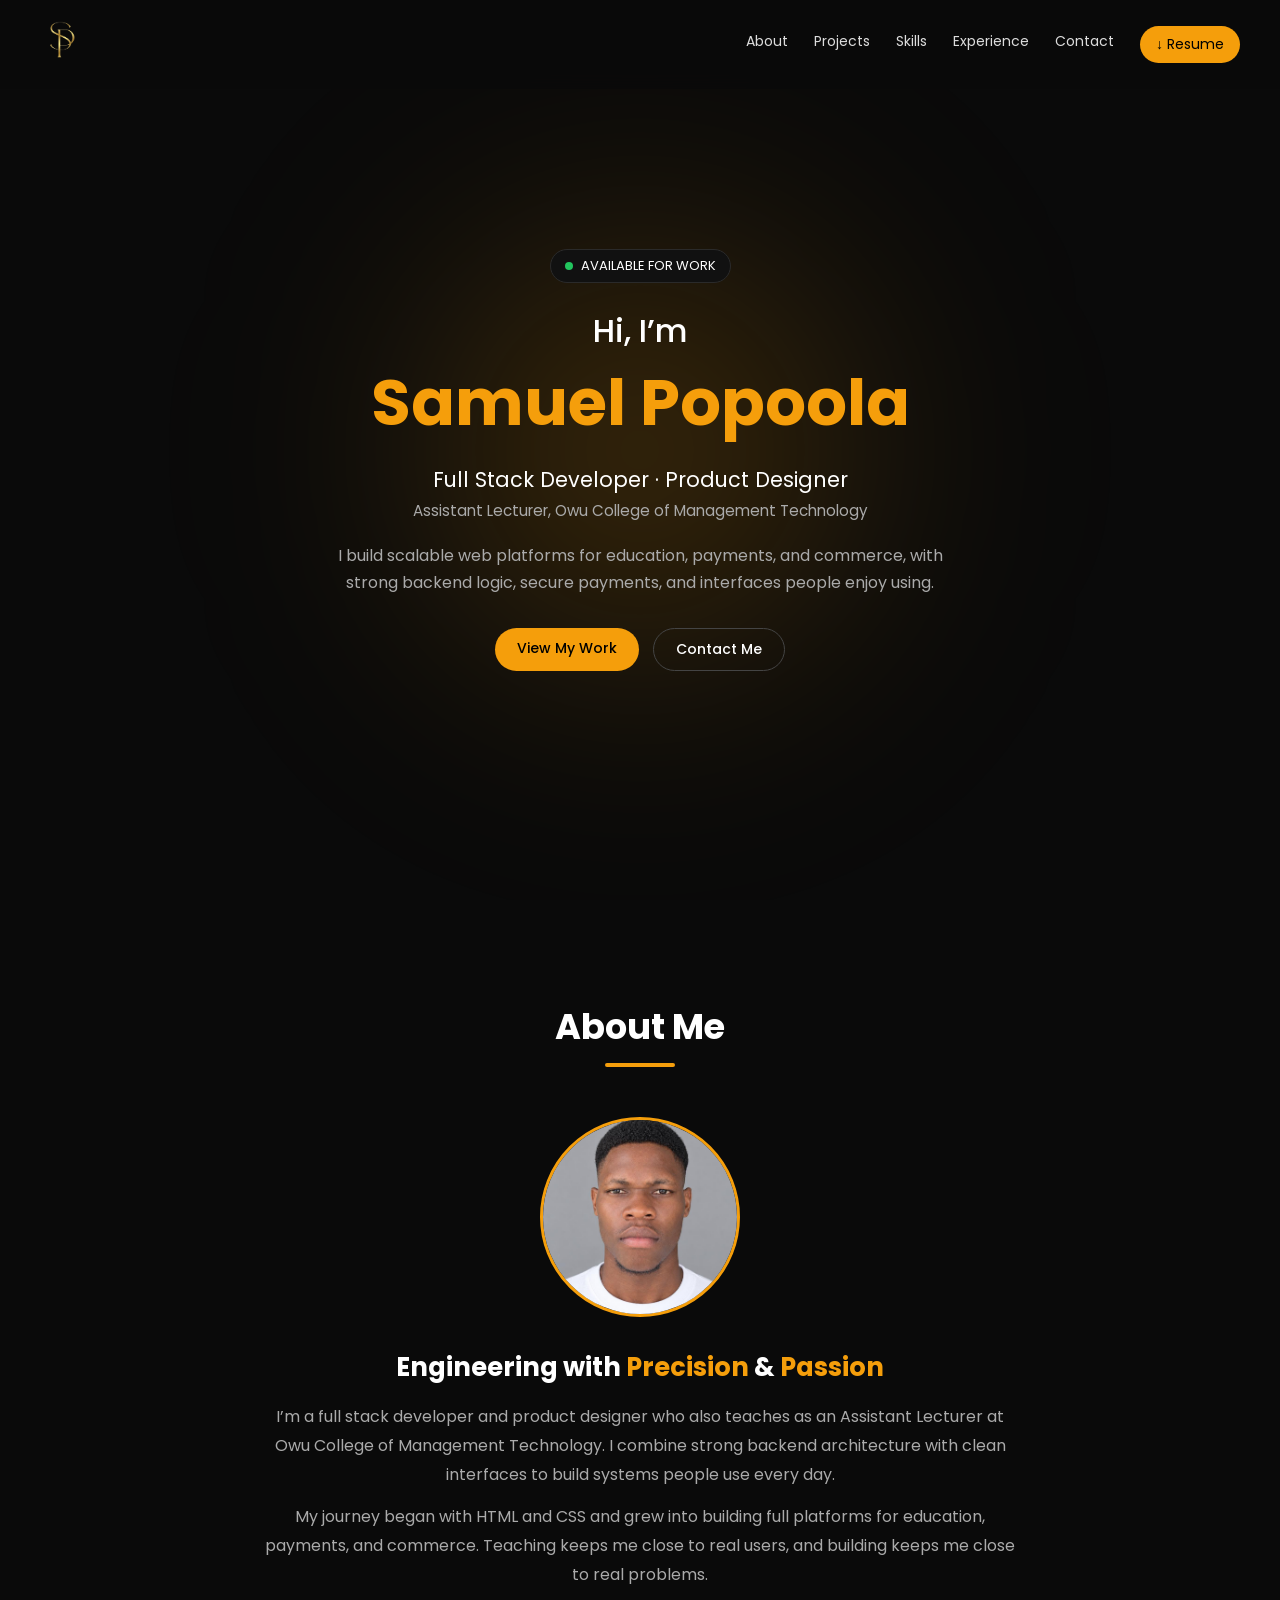
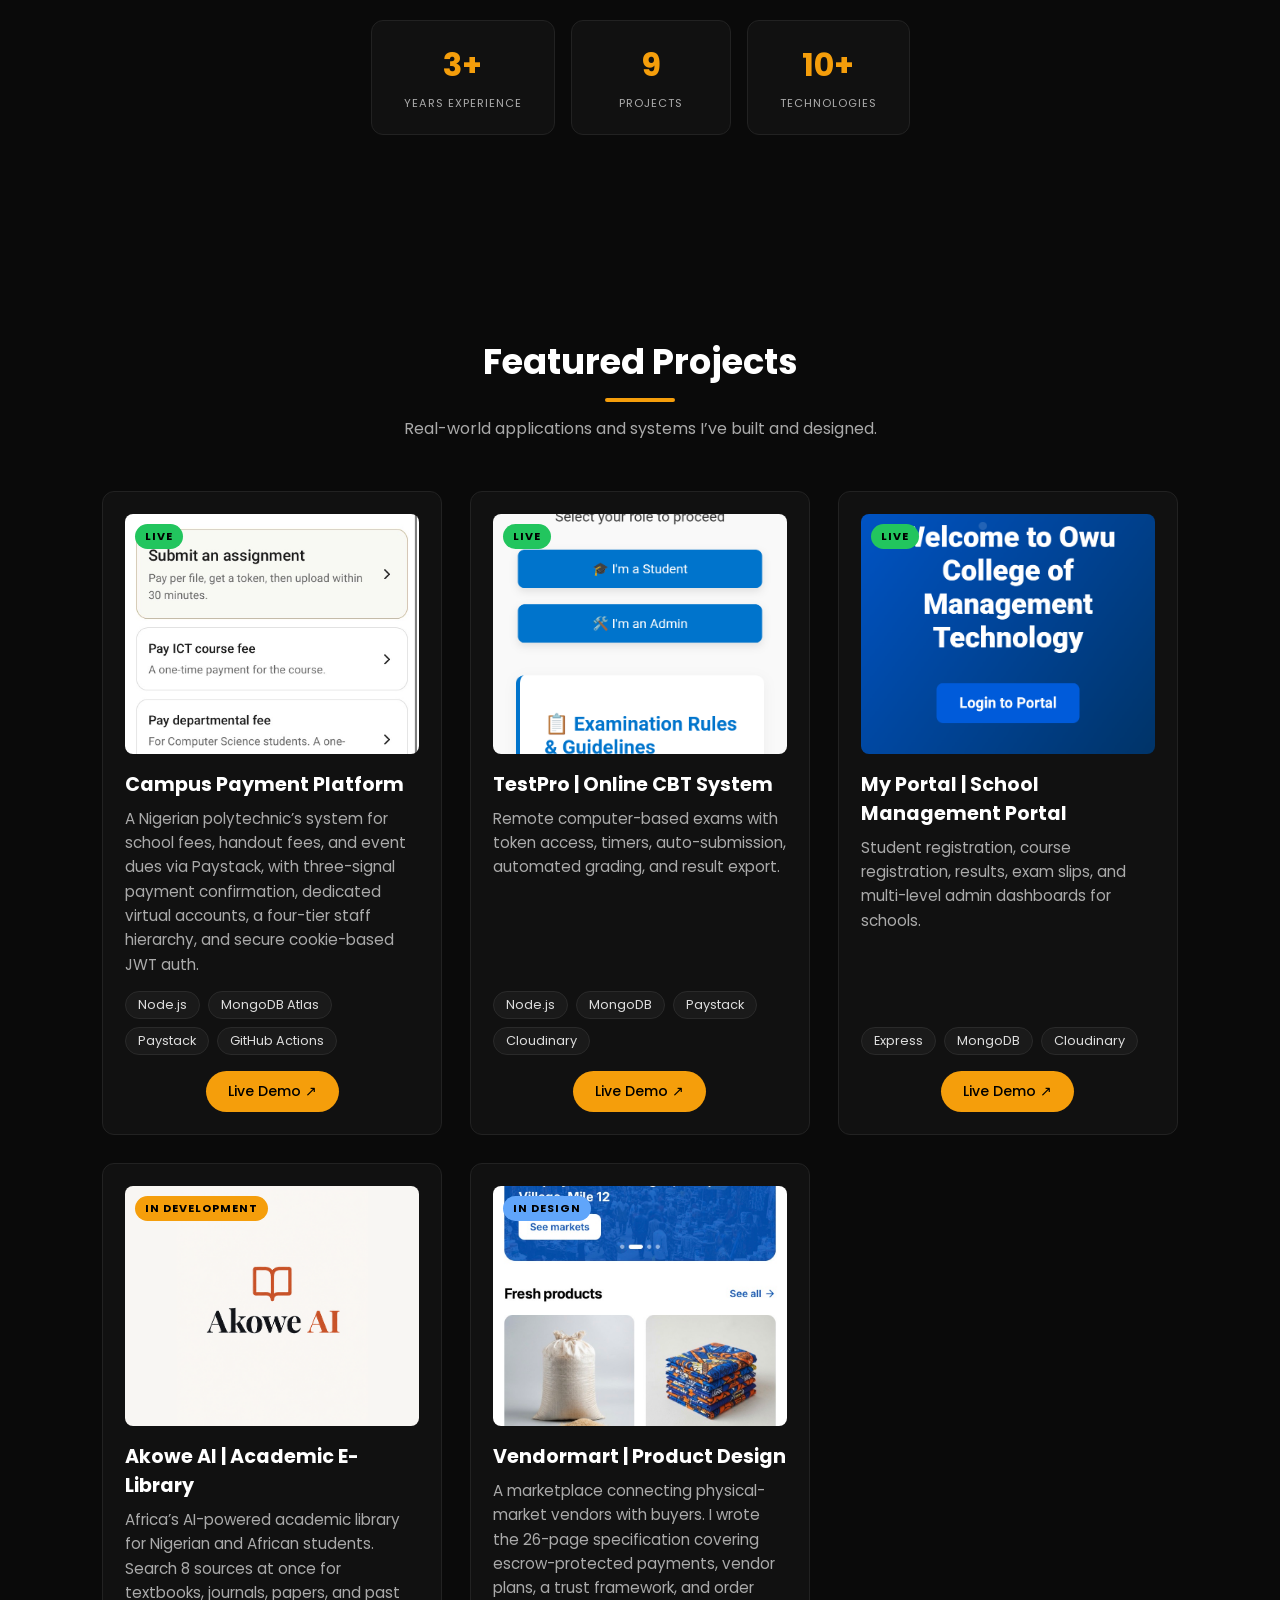
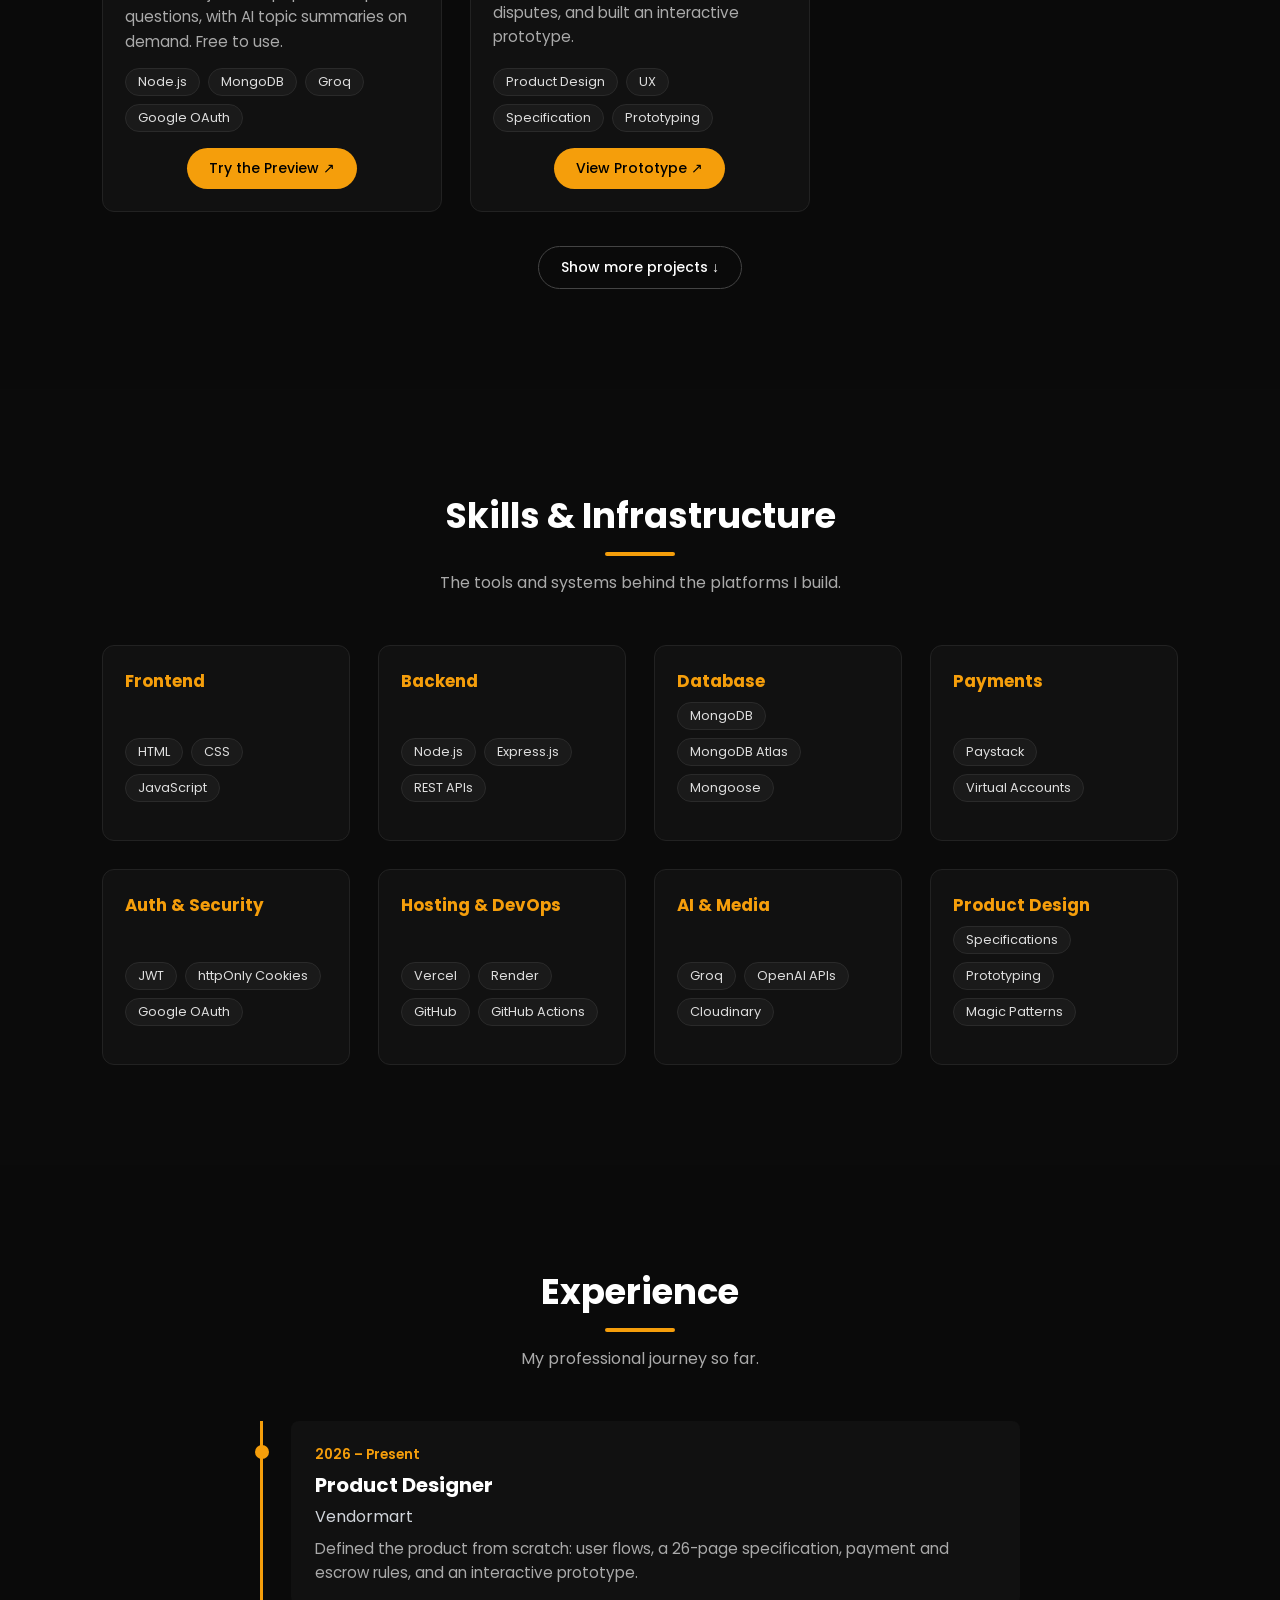
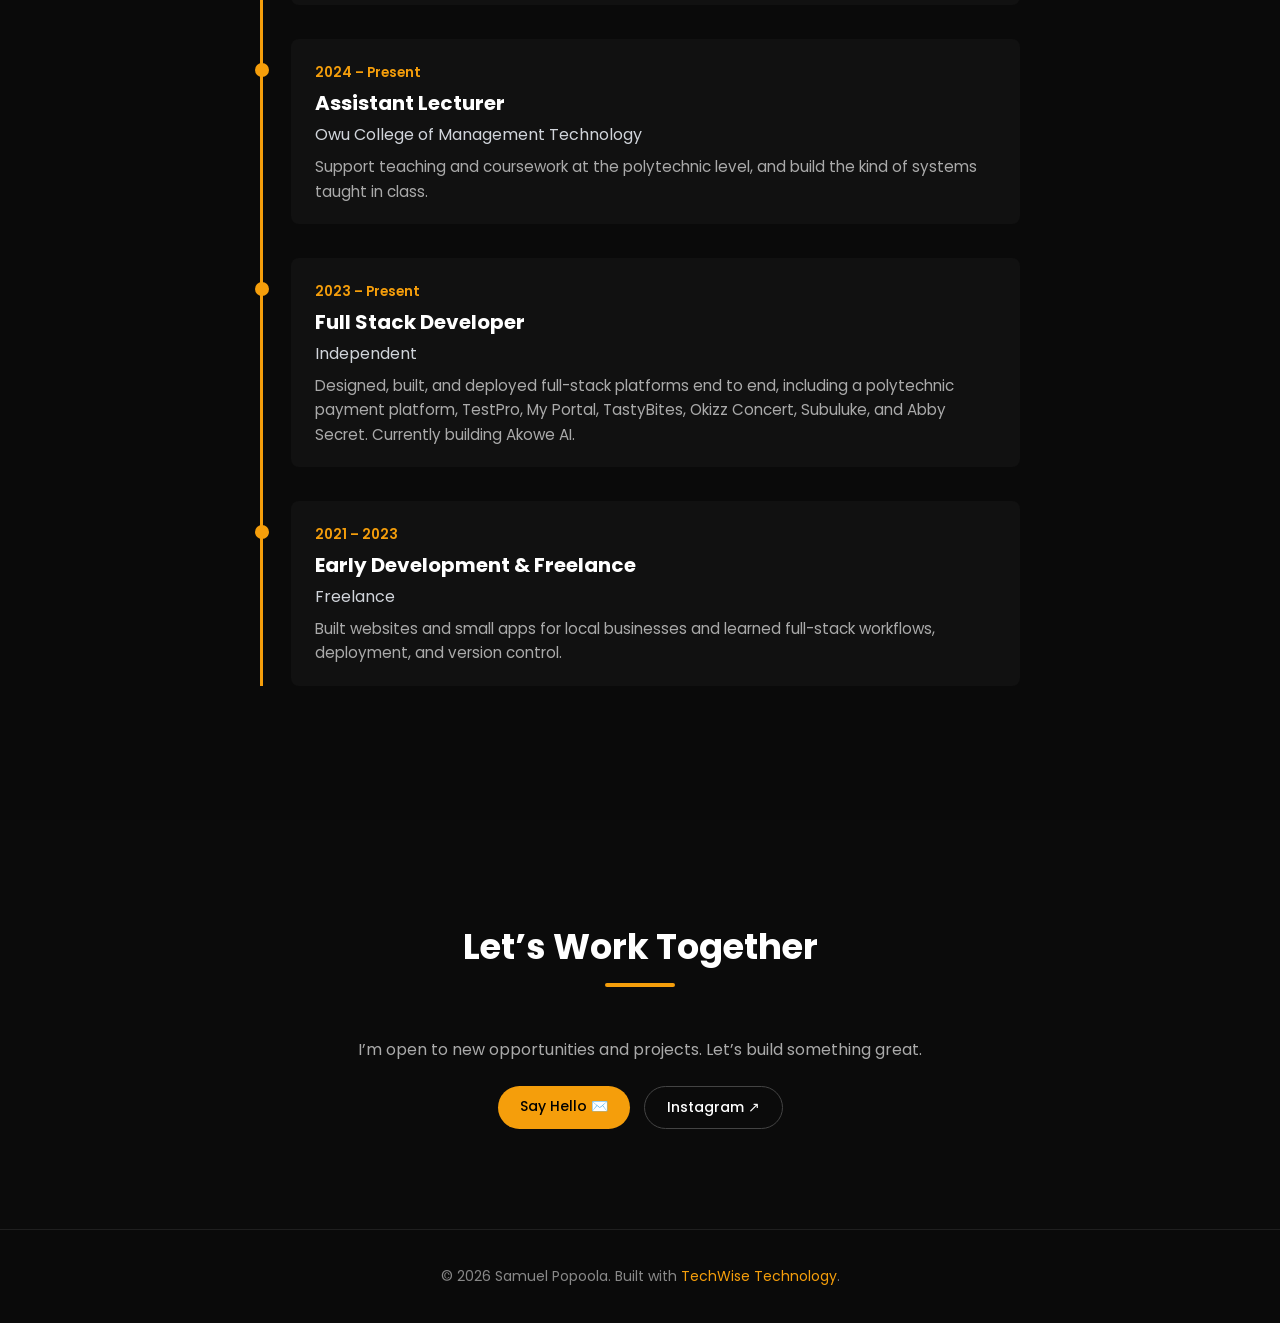
<file: index.html>
<!DOCTYPE html>
<html lang="en">
<head>
<meta charset="UTF-8">
<meta name="viewport" content="width=device-width,initial-scale=1">
<title>Samuel Popoola | Full Stack Developer &amp; Product Designer</title>
<meta name="description" content="Samuel Popoola is a full stack developer, product designer and assistant lecturer in Nigeria, building web platforms for education, payments and commerce.">
<meta name="author" content="Samuel Popoola">
<meta name="robots" content="index, follow">
<meta name="redsight-verify" content="rs_b36e7263-e7f">
<link rel="canonical" href="https://samuelpopoola.com.ng/">
<link rel="sitemap" type="application/xml" href="/sitemap.xml">
<meta property="og:type" content="website">
<meta property="og:url" content="https://samuelpopoola.com.ng/">
<meta property="og:title" content="Samuel Popoola | Full Stack Developer &amp; Product Designer">
<meta property="og:description" content="Web platforms for education, payments and commerce.">
<meta property="og:image" content="https://samuelpopoola.com.ng/images/sp.jpg">
<meta name="twitter:card" content="summary_large_image">
<link rel="icon" href="/images/sp.jpg">
<link href="https://fonts.googleapis.com/css2?family=Poppins:wght@300;400;500;600;700&display=swap" rel="stylesheet">
<link rel="stylesheet" href="css/style.css">
<script>document.documentElement.className="js"</script>
<script type="application/ld+json">{"@context":"https://schema.org","@type":"Person","name":"Samuel Popoola","url":"https://samuelpopoola.com.ng/","image":"https://samuelpopoola.com.ng/images/samuel.jpg","jobTitle":"Full Stack Developer and Assistant Lecturer","worksFor":{"@type":"Organization","name":"Owu College of Management Technology"},"sameAs":["https://github.com/Popoeson","https://instagram.com/popeson_01"]}</script>
</head>
<body id="top">

<header>
<a href="#top" class="logo"><img src="images/sp2.jpg" alt="Samuel Popoola logo"></a>
<nav id="nav">
<a href="#about">About</a>
<a href="#projects">Projects</a>
<a href="#skills">Skills</a>
<a href="#experience">Experience</a>
<a href="#contact">Contact</a>
<a href="resume.html" class="rbtn">↓ Resume</a>
</nav>
<button class="menu" id="menu" aria-label="Menu">☰</button>
</header>

<section id="hero">
<div class="hero-in">
<div class="avail"><i></i> AVAILABLE FOR WORK</div>
<h1>Hi, I’m <b>Samuel Popoola</b></h1>
<p class="roles">Full Stack Developer · Product Designer<small>Assistant Lecturer, Owu College of Management Technology</small></p>
<p class="lead">I build scalable web platforms for education, payments, and commerce, with strong backend logic, secure payments, and interfaces people enjoy using.</p>
<div class="row">
<a href="#projects" class="btn pri">View My Work</a>
<a href="mailto:contact@samuelpopoola.com.ng" class="btn sec">Contact Me</a>
</div>
</div>
</section>

<section id="about">
<div class="head reveal"><h2>About Me</h2></div>
<div class="about reveal">
<img src="images/samuel.jpg" alt="Samuel Popoola">
<h3>Engineering with <span>Precision</span> &amp; <span>Passion</span></h3>
<p>I’m a full stack developer and product designer who also teaches as an Assistant Lecturer at Owu College of Management Technology. I combine strong backend architecture with clean interfaces to build systems people use every day.</p>
<p>My journey began with HTML and CSS and grew into building full platforms for education, payments, and commerce. Teaching keeps me close to real users, and building keeps me close to real problems.</p>
<div class="stats">
<div><b>3+</b><small>YEARS EXPERIENCE</small></div>
<div><b>9</b><small>PROJECTS</small></div>
<div><b>10+</b><small>TECHNOLOGIES</small></div>
</div>
</div>
</section>

<section id="projects">
<div class="head reveal"><h2>Featured Projects</h2><p>Real-world applications and systems I’ve built and designed.</p></div>
<div class="grid" id="pgrid">

<article class="card reveal">
<div class="pv"><span class="st live">LIVE</span><img src="images/campus-payment.png" alt="Campus payment platform" loading="lazy"></div>
<h3>Campus Payment Platform</h3>
<p>A Nigerian polytechnic’s system for school fees, handout fees, and event dues via Paystack, with three-signal payment confirmation, dedicated virtual accounts, a four-tier staff hierarchy, and secure cookie-based JWT auth.</p>
<div class="tags"><span>Node.js</span><span>MongoDB Atlas</span><span>Paystack</span><span>GitHub Actions</span></div>
<div class="row"><a class="btn pri" href="https://ictresourcecenter.vercel.app" target="_blank" rel="noopener">Live Demo ↗</a></div>
</article>

<article class="card reveal">
<div class="pv"><span class="st live">LIVE</span><img src="images/testpro.png" alt="TestPro screenshot" loading="lazy"></div>
<h3>TestPro | Online CBT System</h3>
<p>Remote computer-based exams with token access, timers, auto-submission, automated grading, and result export.</p>
<div class="tags"><span>Node.js</span><span>MongoDB</span><span>Paystack</span><span>Cloudinary</span></div>
<div class="row"><a class="btn pri" href="https://cbt-system-vert.vercel.app/homepage.html" target="_blank" rel="noopener">Live Demo ↗</a></div>
</article>

<article class="card reveal">
<div class="pv"><span class="st live">LIVE</span><img src="images/portal.png" alt="My Portal screenshot" loading="lazy"></div>
<h3>My Portal | School Management Portal</h3>
<p>Student registration, course registration, results, exam slips, and multi-level admin dashboards for schools.</p>
<div class="tags"><span>Express</span><span>MongoDB</span><span>Cloudinary</span></div>
<div class="row"><a class="btn pri" href="https://ict-reg.vercel.app/" target="_blank" rel="noopener">Live Demo ↗</a></div>
</article>

<article class="card reveal">
<div class="pv"><span class="st dev">IN DEVELOPMENT</span><img src="images/og-icon.png" alt="Akowe AI" loading="lazy"></div>
<h3>Akowe AI | Academic E-Library</h3>
<p>Africa’s AI-powered academic library for Nigerian and African students. Search 8 sources at once for textbooks, journals, papers, and past questions, with AI topic summaries on demand. Free to use.</p>
<div class="tags"><span>Node.js</span><span>MongoDB</span><span>Groq</span><span>Google OAuth</span></div>
<div class="row"><a class="btn pri" href="https://e-library-two-tau.vercel.app/" target="_blank" rel="noopener">Try the Preview ↗</a></div>
</article>

<article class="card reveal">
<div class="pv"><span class="st des">IN DESIGN</span><img src="images/vendormart.png" alt="Vendormart prototype" loading="lazy"></div>
<h3>Vendormart | Product Design</h3>
<p>A marketplace connecting physical-market vendors with buyers. I wrote the 26-page specification covering escrow-protected payments, vendor plans, a trust framework, and order disputes, and built an interactive prototype.</p>
<div class="tags"><span>Product Design</span><span>UX</span><span>Specification</span><span>Prototyping</span></div>
<div class="row"><a class="btn pri" href="https://www.magicpatterns.com/c/fu7ejytawa8qipopsy69ym/preview" target="_blank" rel="noopener">View Prototype ↗</a></div>
</article>

<article class="card reveal more">
<div class="pv"><span class="st live">LIVE</span><img src="images/tastybites.png" alt="TastyBites screenshot" loading="lazy"></div>
<h3>TastyBites | Restaurant Ordering</h3>
<p>Customers browse meals, order and pay online, and admins manage stock, with WhatsApp order summaries.</p>
<div class="tags"><span>Express</span><span>MongoDB</span></div>
<div class="row"><a class="btn pri" href="https://restaurant-plum.vercel.app/" target="_blank" rel="noopener">Live Demo ↗</a></div>
</article>

<article class="card reveal more">
<div class="pv"><span class="st live">LIVE</span><img src="images/okizz.jpg" alt="Okizz Concert screenshot" loading="lazy"></div>
<h3>Okizz Concert | Ticketing System</h3>
<p>Online concert ticket sales with fast, secure payments.</p>
<div class="tags"><span>Node.js</span><span>MongoDB</span><span>Paystack</span><span>Cloudinary</span></div>
<div class="row"><a class="btn pri" href="https://okizz.vercel.app/" target="_blank" rel="noopener">Live Demo ↗</a></div>
</article>

<article class="card reveal more">
<div class="pv"><span class="st live">LIVE</span><img src="images/subuluke.png" alt="Subuluke screenshot" loading="lazy"></div>
<h3>Subuluke | E-Store</h3>
<p>A mobile-friendly store with guest checkout. Paid orders go to the admin via WhatsApp for delivery.</p>
<div class="tags"><span>Node.js</span><span>MongoDB</span><span>Paystack</span><span>Cloudinary</span></div>
<div class="row"><a class="btn pri" href="https://subuluke.vercel.app/" target="_blank" rel="noopener">Live Demo ↗</a></div>
</article>

<article class="card reveal more">
<div class="pv"><span class="st live">LIVE</span><img src="images/abby.png" alt="Abby Secret screenshot" loading="lazy"></div>
<h3>Abby Secret | Boutique E-commerce</h3>
<p>Fashion e-commerce with online payments, inventory management, and WhatsApp notifications.</p>
<div class="tags"><span>Express</span><span>Cloudinary</span></div>
<div class="row"><a class="btn pri" href="https://abby-nu.vercel.app/home.html" target="_blank" rel="noopener">Live Demo ↗</a></div>
</article>

</div>
<div class="morebar"><button class="btn sec" id="morebtn" hidden>Show more projects ↓</button></div>
</section>

<section id="skills">
<div class="head reveal"><h2>Skills &amp; Infrastructure</h2><p>The tools and systems behind the platforms I build.</p></div>
<div class="grid sm">
<div class="card reveal"><h3>Frontend</h3><div class="tags"><span>HTML</span><span>CSS</span><span>JavaScript</span></div></div>
<div class="card reveal"><h3>Backend</h3><div class="tags"><span>Node.js</span><span>Express.js</span><span>REST APIs</span></div></div>
<div class="card reveal"><h3>Database</h3><div class="tags"><span>MongoDB</span><span>MongoDB Atlas</span><span>Mongoose</span></div></div>
<div class="card reveal"><h3>Payments</h3><div class="tags"><span>Paystack</span><span>Virtual Accounts</span></div></div>
<div class="card reveal"><h3>Auth &amp; Security</h3><div class="tags"><span>JWT</span><span>httpOnly Cookies</span><span>Google OAuth</span></div></div>
<div class="card reveal"><h3>Hosting &amp; DevOps</h3><div class="tags"><span>Vercel</span><span>Render</span><span>GitHub</span><span>GitHub Actions</span></div></div>
<div class="card reveal"><h3>AI &amp; Media</h3><div class="tags"><span>Groq</span><span>OpenAI APIs</span><span>Cloudinary</span></div></div>
<div class="card reveal"><h3>Product Design</h3><div class="tags"><span>Specifications</span><span>Prototyping</span><span>Magic Patterns</span></div></div>
</div>
</section>

<section id="experience">
<div class="head reveal"><h2>Experience</h2><p>My professional journey so far.</p></div>
<div class="tl">
<article class="reveal"><time>2026 – Present</time><h3>Product Designer</h3><em>Vendormart</em><p>Defined the product from scratch: user flows, a 26-page specification, payment and escrow rules, and an interactive prototype.</p></article>
<article class="reveal"><time>2024 – Present</time><h3>Assistant Lecturer</h3><em>Owu College of Management Technology</em><p>Support teaching and coursework at the polytechnic level, and build the kind of systems taught in class.</p></article>
<article class="reveal"><time>2023 – Present</time><h3>Full Stack Developer</h3><em>Independent</em><p>Designed, built, and deployed full-stack platforms end to end, including a polytechnic payment platform, TestPro, My Portal, TastyBites, Okizz Concert, Subuluke, and Abby Secret. Currently building Akowe AI.</p></article>
<article class="reveal"><time>2021 – 2023</time><h3>Early Development &amp; Freelance</h3><em>Freelance</em><p>Built websites and small apps for local businesses and learned full-stack workflows, deployment, and version control.</p></article>
</div>
</section>

<section id="contact">
<div class="head reveal"><h2>Let’s Work Together</h2></div>
<p class="reveal">I’m open to new opportunities and projects. Let’s build something great.</p>
<div class="row reveal">
<a class="btn pri" href="mailto:contact@samuelpopoola.com.ng">Say Hello ✉️</a>
<!-- <a class="btn sec" href="https://github.com/Popoeson" target="_blank" rel="noopener">GitHub ↗</a> -->
<a class="btn sec" href="https://instagram.com/popeson_01" target="_blank" rel="noopener">Instagram ↗</a>
</div>
</section>

<footer>© 2026 Samuel Popoola. Built with <span>TechWise Technology</span>.</footer>

<script src="js/main.js"></script>
</body>
</html>
</file>
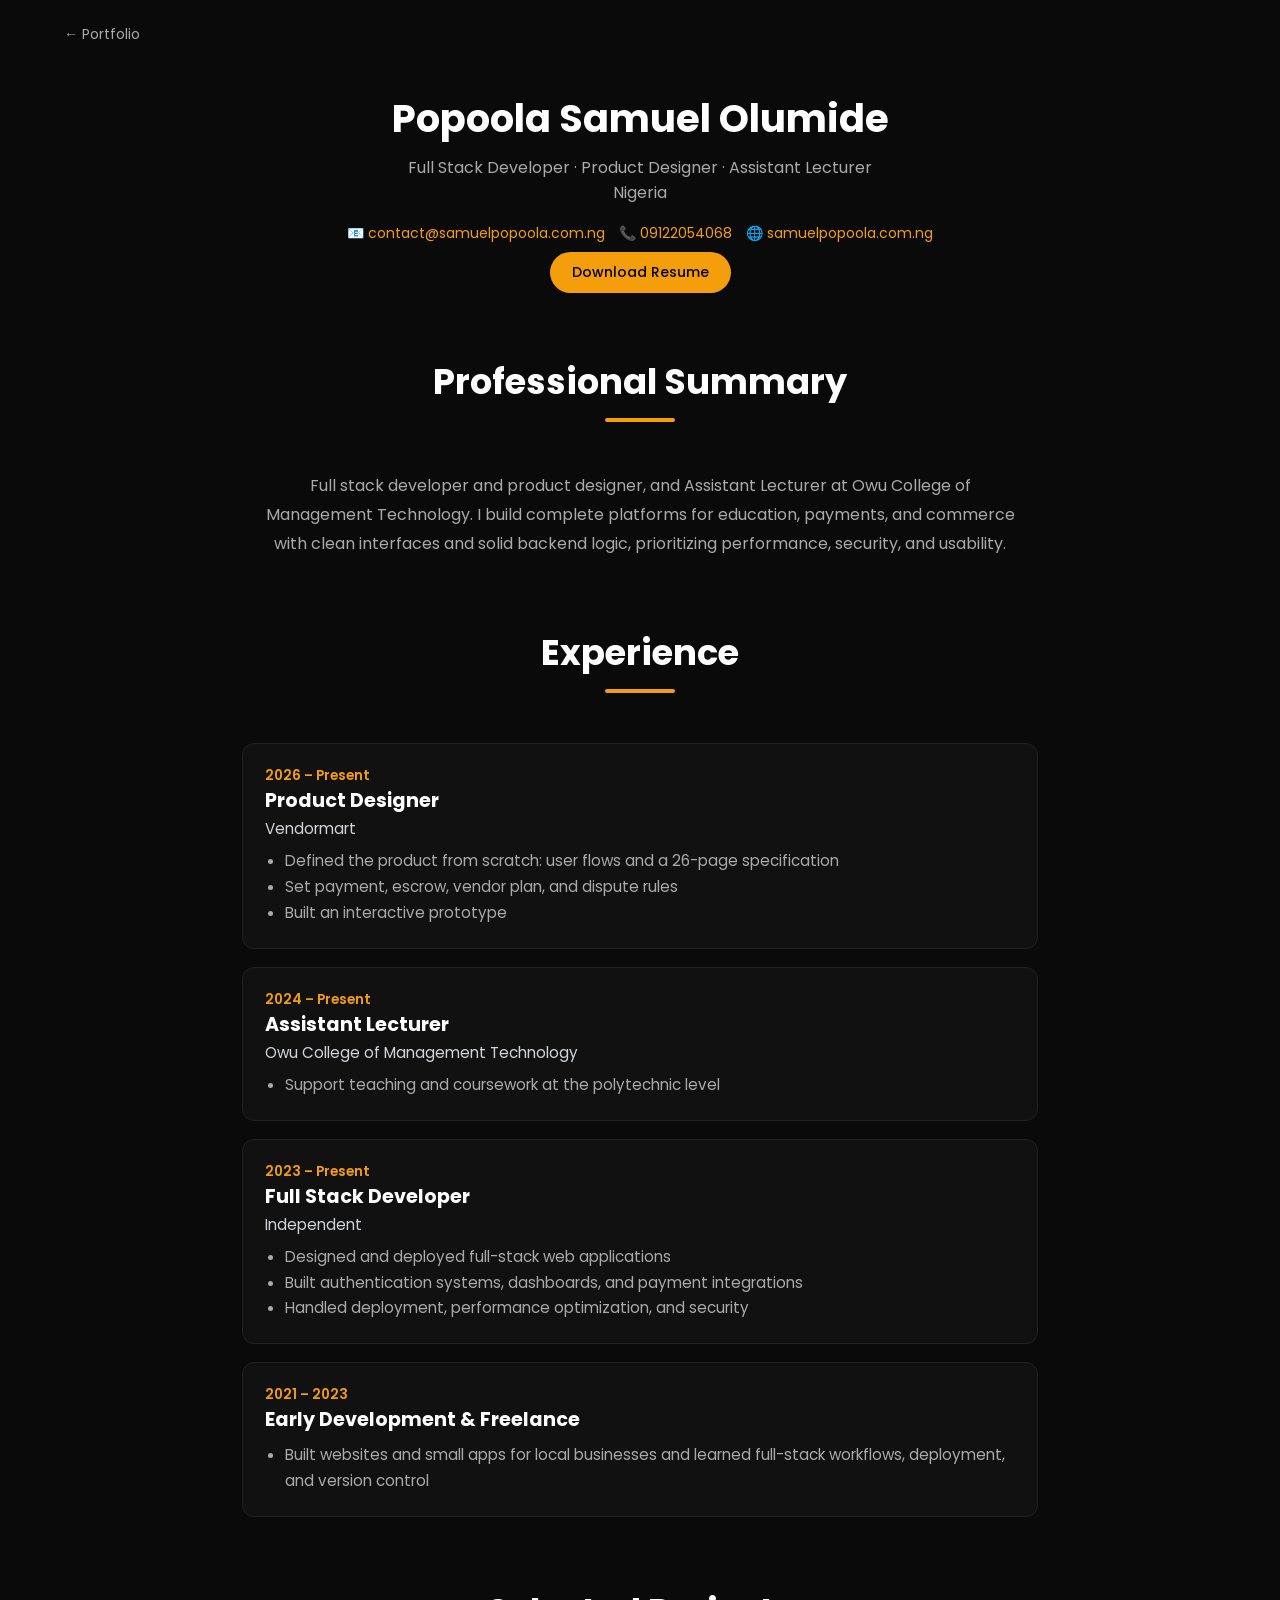
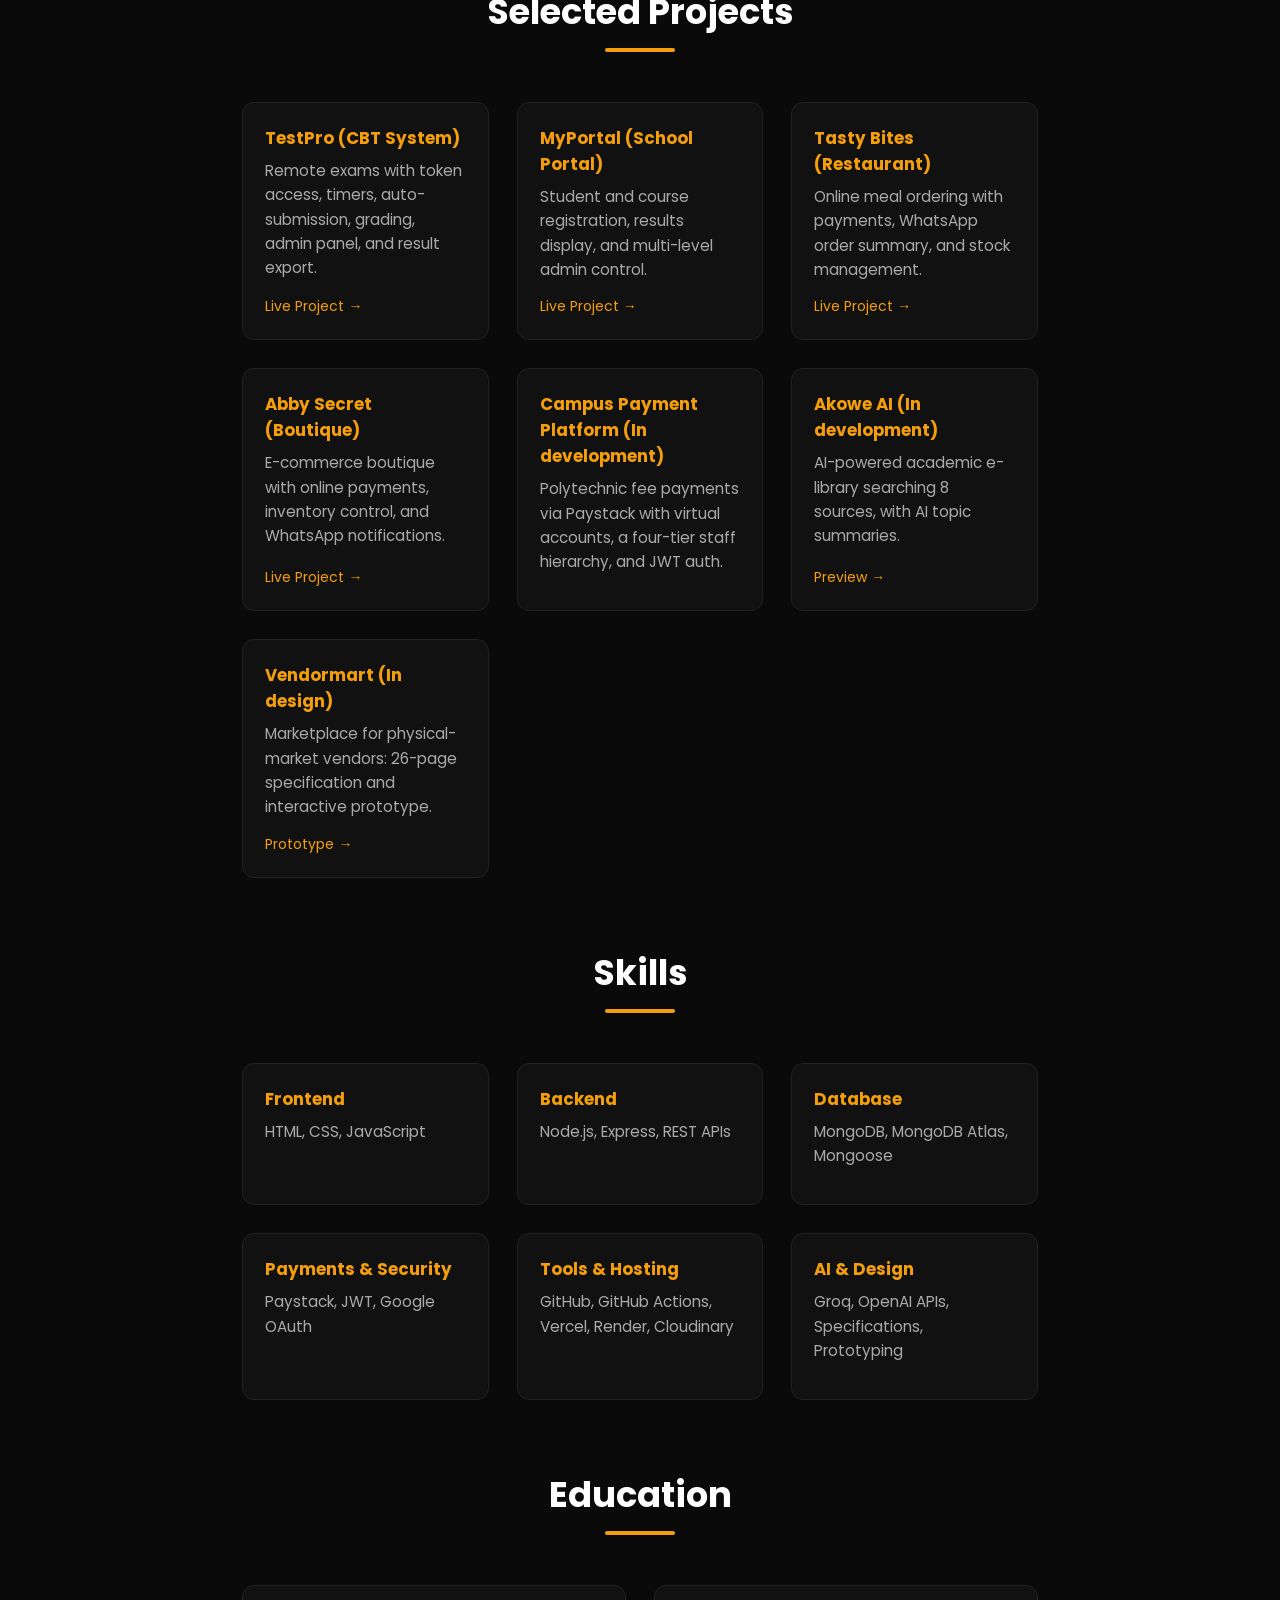
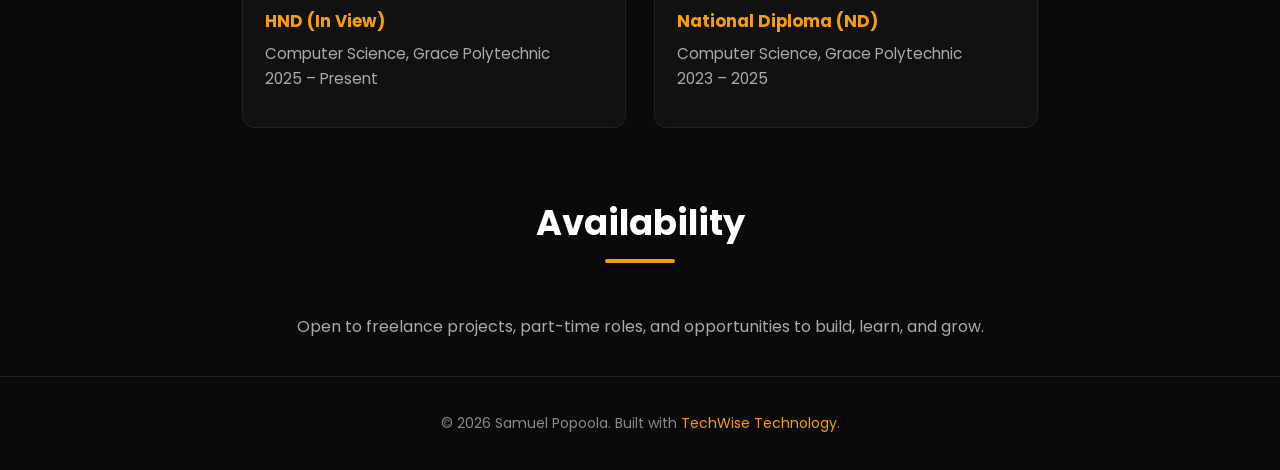
<file: resume.html>
<!DOCTYPE html>
<html lang="en">
<head>
<meta charset="UTF-8">
<meta name="viewport" content="width=device-width,initial-scale=1">
<title>Resume | Samuel Popoola</title>
<meta name="description" content="Resume of Samuel Popoola: full stack developer, product designer and assistant lecturer in Nigeria.">
<link rel="canonical" href="https://samuelpopoola.com.ng/resume.html">
<link rel="icon" href="/images/sp.jpg">
<link href="https://fonts.googleapis.com/css2?family=Poppins:wght@300;400;500;600;700&display=swap" rel="stylesheet">
<link rel="stylesheet" href="css/style.css">
<style>
.r section{padding:34px 8%;max-width:1000px;margin:auto}
.rh{text-align:center;padding:90px 8% 10px;position:relative}
.rh h1{font-size:2.4rem;font-weight:700}
.rh p{color:var(--muted);margin:8px 0 18px}
.rh .row a:not(.btn){color:var(--accent);font-size:14px}
.back{position:absolute;top:24px;left:5%;color:var(--muted);font-size:14px}
.sum{color:var(--muted);line-height:1.8;text-align:center;max-width:760px;margin:auto}
.stack{display:grid;gap:18px}
.card ul{color:var(--muted);padding-left:20px;line-height:1.7;font-size:.95rem}
.card time{color:var(--accent);font-size:.85rem;font-weight:600}
.card h3 small{display:block;color:#d1d5db;font-size:.95rem;font-weight:400;margin-top:2px}
.card a.lk{color:var(--accent);font-size:14px;margin-top:auto}
.card:hover{transform:none}
</style>
</head>
<body class="r">

<div class="rh">
<a class="back" href="index.html">← Portfolio</a>
<h1>Popoola Samuel Olumide</h1>
<p>Full Stack Developer · Product Designer · Assistant Lecturer<br>Nigeria</p>
<div class="row">
<a href="mailto:contact@samuelpopoola.com.ng">📧 contact@samuelpopoola.com.ng</a>
<a href="https://wa.me/2349122054068">📞 09122054068</a>
<a href="https://samuelpopoola.com.ng">🌐 samuelpopoola.com.ng</a>
</div>
<p><a class="btn pri" href="resume.pdf" download="Samuel-Popoola-Resume.pdf">Download Resume</a></p>
</div>

<section>
<div class="head"><h2>Professional Summary</h2></div>
<p class="sum">Full stack developer and product designer, and Assistant Lecturer at Owu College of Management Technology. I build complete platforms for education, payments, and commerce with clean interfaces and solid backend logic, prioritizing performance, security, and usability.</p>
</section>

<section>
<div class="head"><h2>Experience</h2></div>
<div class="stack">
<div class="card"><time>2026 – Present</time><h3>Product Designer<small>Vendormart</small></h3>
<ul><li>Defined the product from scratch: user flows and a 26-page specification</li><li>Set payment, escrow, vendor plan, and dispute rules</li><li>Built an interactive prototype</li></ul></div>
<div class="card"><time>2024 – Present</time><h3>Assistant Lecturer<small>Owu College of Management Technology</small></h3>
<ul><li>Support teaching and coursework at the polytechnic level</li></ul></div>
<div class="card"><time>2023 – Present</time><h3>Full Stack Developer<small>Independent</small></h3>
<ul><li>Designed and deployed full-stack web applications</li><li>Built authentication systems, dashboards, and payment integrations</li><li>Handled deployment, performance optimization, and security</li></ul></div>
<div class="card"><time>2021 – 2023</time><h3>Early Development &amp; Freelance</h3>
<ul><li>Built websites and small apps for local businesses and learned full-stack workflows, deployment, and version control</li></ul></div>
</div>
</section>

<section>
<div class="head"><h2>Selected Projects</h2></div>
<div class="grid sm">
<div class="card"><h3>TestPro (CBT System)</h3><p>Remote exams with token access, timers, auto-submission, grading, admin panel, and result export.</p><a class="lk" href="https://cbt-system-vert.vercel.app/homepage.html" target="_blank" rel="noopener">Live Project →</a></div>
<div class="card"><h3>MyPortal (School Portal)</h3><p>Student and course registration, results display, and multi-level admin control.</p><a class="lk" href="https://ict-reg.vercel.app/" target="_blank" rel="noopener">Live Project →</a></div>
<div class="card"><h3>Tasty Bites (Restaurant)</h3><p>Online meal ordering with payments, WhatsApp order summary, and stock management.</p><a class="lk" href="https://restaurant-plum.vercel.app/" target="_blank" rel="noopener">Live Project →</a></div>
<div class="card"><h3>Abby Secret (Boutique)</h3><p>E-commerce boutique with online payments, inventory control, and WhatsApp notifications.</p><a class="lk" href="https://abby-nu.vercel.app/home.html" target="_blank" rel="noopener">Live Project →</a></div>
<div class="card"><h3>Campus Payment Platform (In development)</h3><p>Polytechnic fee payments via Paystack with virtual accounts, a four-tier staff hierarchy, and JWT auth.</p></div>
<div class="card"><h3>Akowe AI (In development)</h3><p>AI-powered academic e-library searching 8 sources, with AI topic summaries.</p><a class="lk" href="https://e-library-two-tau.vercel.app/" target="_blank" rel="noopener">Preview →</a></div>
<div class="card"><h3>Vendormart (In design)</h3><p>Marketplace for physical-market vendors: 26-page specification and interactive prototype.</p><a class="lk" href="https://www.magicpatterns.com/c/fu7ejytawa8qipopsy69ym/preview" target="_blank" rel="noopener">Prototype →</a></div>
</div>
</section>

<section>
<div class="head"><h2>Skills</h2></div>
<div class="grid sm">
<div class="card"><h3>Frontend</h3><p>HTML, CSS, JavaScript</p></div>
<div class="card"><h3>Backend</h3><p>Node.js, Express, REST APIs</p></div>
<div class="card"><h3>Database</h3><p>MongoDB, MongoDB Atlas, Mongoose</p></div>
<div class="card"><h3>Payments &amp; Security</h3><p>Paystack, JWT, Google OAuth</p></div>
<div class="card"><h3>Tools &amp; Hosting</h3><p>GitHub, GitHub Actions, Vercel, Render, Cloudinary</p></div>
<div class="card"><h3>AI &amp; Design</h3><p>Groq, OpenAI APIs, Specifications, Prototyping</p></div>
</div>
</section>

<section>
<div class="head"><h2>Education</h2></div>
<div class="grid sm">
<div class="card"><h3>HND (In View)</h3><p>Computer Science, Grace Polytechnic<br>2025 – Present</p></div>
<div class="card"><h3>National Diploma (ND)</h3><p>Computer Science, Grace Polytechnic<br>2023 – 2025</p></div>
</div>
</section>

<section>
<div class="head"><h2>Availability</h2></div>
<p class="sum">Open to freelance projects, part-time roles, and opportunities to build, learn, and grow.</p>
</section>

<footer>© 2026 Samuel Popoola. Built with <span>TechWise Technology</span>.</footer>
</body>
</html>
</file>
<file: css/style.css>
:root{--bg:#0a0a0a;--card:#111;--line:#222;--muted:#aaa;--accent:#f59e0b}
*{margin:0;padding:0;box-sizing:border-box}
html{scroll-behavior:smooth}
body{font-family:'Poppins',sans-serif;background:var(--bg);color:#fff;overflow-x:hidden}
a{color:inherit;text-decoration:none}
section{padding:100px 8%}
.head{text-align:center;margin-bottom:50px}
.head h2{font-size:2.2rem}
.head h2::after{content:"";display:block;width:70px;height:4px;background:var(--accent);margin:10px auto 14px;border-radius:2px}
.head p{color:var(--muted)}
header{position:fixed;top:0;width:100%;display:flex;align-items:center;justify-content:space-between;padding:14px 40px;z-index:100;background:rgba(10,10,10,.75);backdrop-filter:blur(10px)}
.logo img{height:54px}
nav{display:flex;gap:26px;align-items:center}
nav a{color:#ddd;font-size:14px;padding-bottom:4px;border-bottom:2px solid transparent}
nav a.active{border-color:var(--accent);color:#fff}
nav a.rbtn{background:var(--accent);color:#000;padding:8px 16px;border-radius:20px;border:0}
.menu{display:none;font-size:24px;background:none;border:0;color:#fff;cursor:pointer}
.btn{display:inline-block;padding:10px 22px;border-radius:30px;font-size:14px;font-weight:500;transition:.3s}
.pri{background:var(--accent);color:#000}
.sec{border:1px solid #444}
.btn:hover{transform:translateY(-2px)}
#hero{min-height:100vh;display:flex;align-items:center;justify-content:center;text-align:center;padding-top:120px;position:relative;overflow:hidden}
#hero::before{content:"";position:absolute;width:600px;height:600px;background:radial-gradient(circle,rgba(245,158,11,.3),transparent 70%);filter:blur(120px);top:50%;left:50%;transform:translate(-50%,-50%)}
.hero-in{position:relative;max-width:800px}
.avail{display:inline-flex;align-items:center;gap:8px;padding:6px 14px;border-radius:20px;font-size:13px;background:var(--card);border:1px solid #2a2a2a;margin-bottom:24px}
.avail i{width:8px;height:8px;background:#22c55e;border-radius:50%}
h1{font-size:2rem;font-weight:500}
h1 b{display:block;font-size:4rem;color:var(--accent);font-weight:700}
.roles{font-size:1.3rem;margin:14px 0 20px}
.roles small{display:block;color:var(--muted);font-size:.95rem;margin-top:4px}
.lead{max-width:620px;margin:0 auto 32px;color:var(--muted);line-height:1.7}
.row{display:flex;gap:14px;justify-content:center;flex-wrap:wrap}
.grid{display:grid;grid-template-columns:repeat(auto-fit,minmax(300px,1fr));gap:28px}
.grid.sm{grid-template-columns:repeat(auto-fit,minmax(240px,1fr))}
.card{background:var(--card);border:1px solid var(--line);border-radius:12px;padding:22px;display:flex;flex-direction:column}
.card:hover{border-color:var(--accent);transform:translateY(-6px)}
.card h3{font-size:1.2rem;margin-bottom:8px}
.card p{color:var(--muted);font-size:.95rem;line-height:1.6;margin-bottom:14px}
.sm .card h3{color:var(--accent);font-size:1.05rem}
.pv{position:relative;height:240px;border-radius:8px;overflow:hidden;background:linear-gradient(135deg,#1a1a1a,#2a2008);margin-bottom:16px}
.pv img{width:100%;height:100%;object-fit:cover;transition:transform .4s}
.card:hover .pv img{transform:scale(1.05)}
.st{position:absolute;top:10px;left:10px;z-index:1;font-size:11px;font-weight:700;letter-spacing:1px;padding:4px 10px;border-radius:20px;color:#000}
.live{background:#22c55e}.dev{background:var(--accent)}.des{background:#60a5fa}
.tags{display:flex;flex-wrap:wrap;gap:8px;margin:auto 0 16px}
.tags span{background:#1a1a1a;border:1px solid #2a2a2a;color:#ddd;padding:4px 12px;border-radius:20px;font-size:.8rem}
#skills{background:#0b0b0b}
.about{max-width:760px;margin:auto;text-align:center}
.about img{width:200px;height:200px;border-radius:50%;object-fit:cover;border:3px solid var(--accent);margin-bottom:24px}
.about h3{font-size:1.6rem;margin-bottom:16px}
.about h3 span{color:var(--accent)}
.about p{color:var(--muted);line-height:1.8;margin-bottom:14px}
.stats{display:flex;gap:16px;justify-content:center;flex-wrap:wrap;margin-top:30px}
.stats div{background:var(--card);border:1px solid var(--line);border-radius:12px;padding:20px 32px;min-width:160px}
.stats b{display:block;color:var(--accent);font-size:2rem}
.stats small{color:var(--muted);letter-spacing:1px;font-size:.7rem}
.tl{max-width:760px;margin:auto;border-left:3px solid var(--accent);padding-left:28px}
.tl article{position:relative;margin-bottom:34px;background:var(--card);border-radius:8px;padding:20px 24px}
.tl article::before{content:"";position:absolute;left:-36px;top:24px;width:14px;height:14px;border-radius:50%;background:var(--accent)}
.tl time{color:var(--accent);font-size:.85rem;font-weight:600}
.tl h3{font-size:1.25rem;margin:4px 0}
.tl em{display:block;color:#d1d5db;font-style:normal;margin-bottom:8px}
.tl p{color:var(--muted);line-height:1.6;font-size:.95rem}
#contact{text-align:center;background:#0b0b0b}
#contact p{color:var(--muted);max-width:600px;margin:0 auto 24px}
footer{text-align:center;padding:36px 8%;border-top:1px solid #1f1f1f;color:#888;font-size:14px}
footer span{color:var(--accent)}
.js .reveal{opacity:0;translate:0 30px;transition:opacity .7s,translate .7s,transform .3s,border-color .3s}
.js .reveal.on{opacity:1;translate:0 0}
@media(max-width:768px){
header{padding:12px 20px}
.menu{display:block}
nav{display:none;position:absolute;top:100%;left:0;width:100%;background:#111;flex-direction:column;align-items:flex-start;padding:20px;gap:18px}
nav.open{display:flex}
section{padding:80px 5%}
h1 b{font-size:2.6rem}
.grid,.grid.sm{grid-template-columns:1fr}
.pv{height:200px}
}
.grid.collapsed .more{display:none}
.morebar{text-align:center;margin-top:34px}
button.btn{background:none;color:inherit;font-family:inherit;cursor:pointer}
</file>
